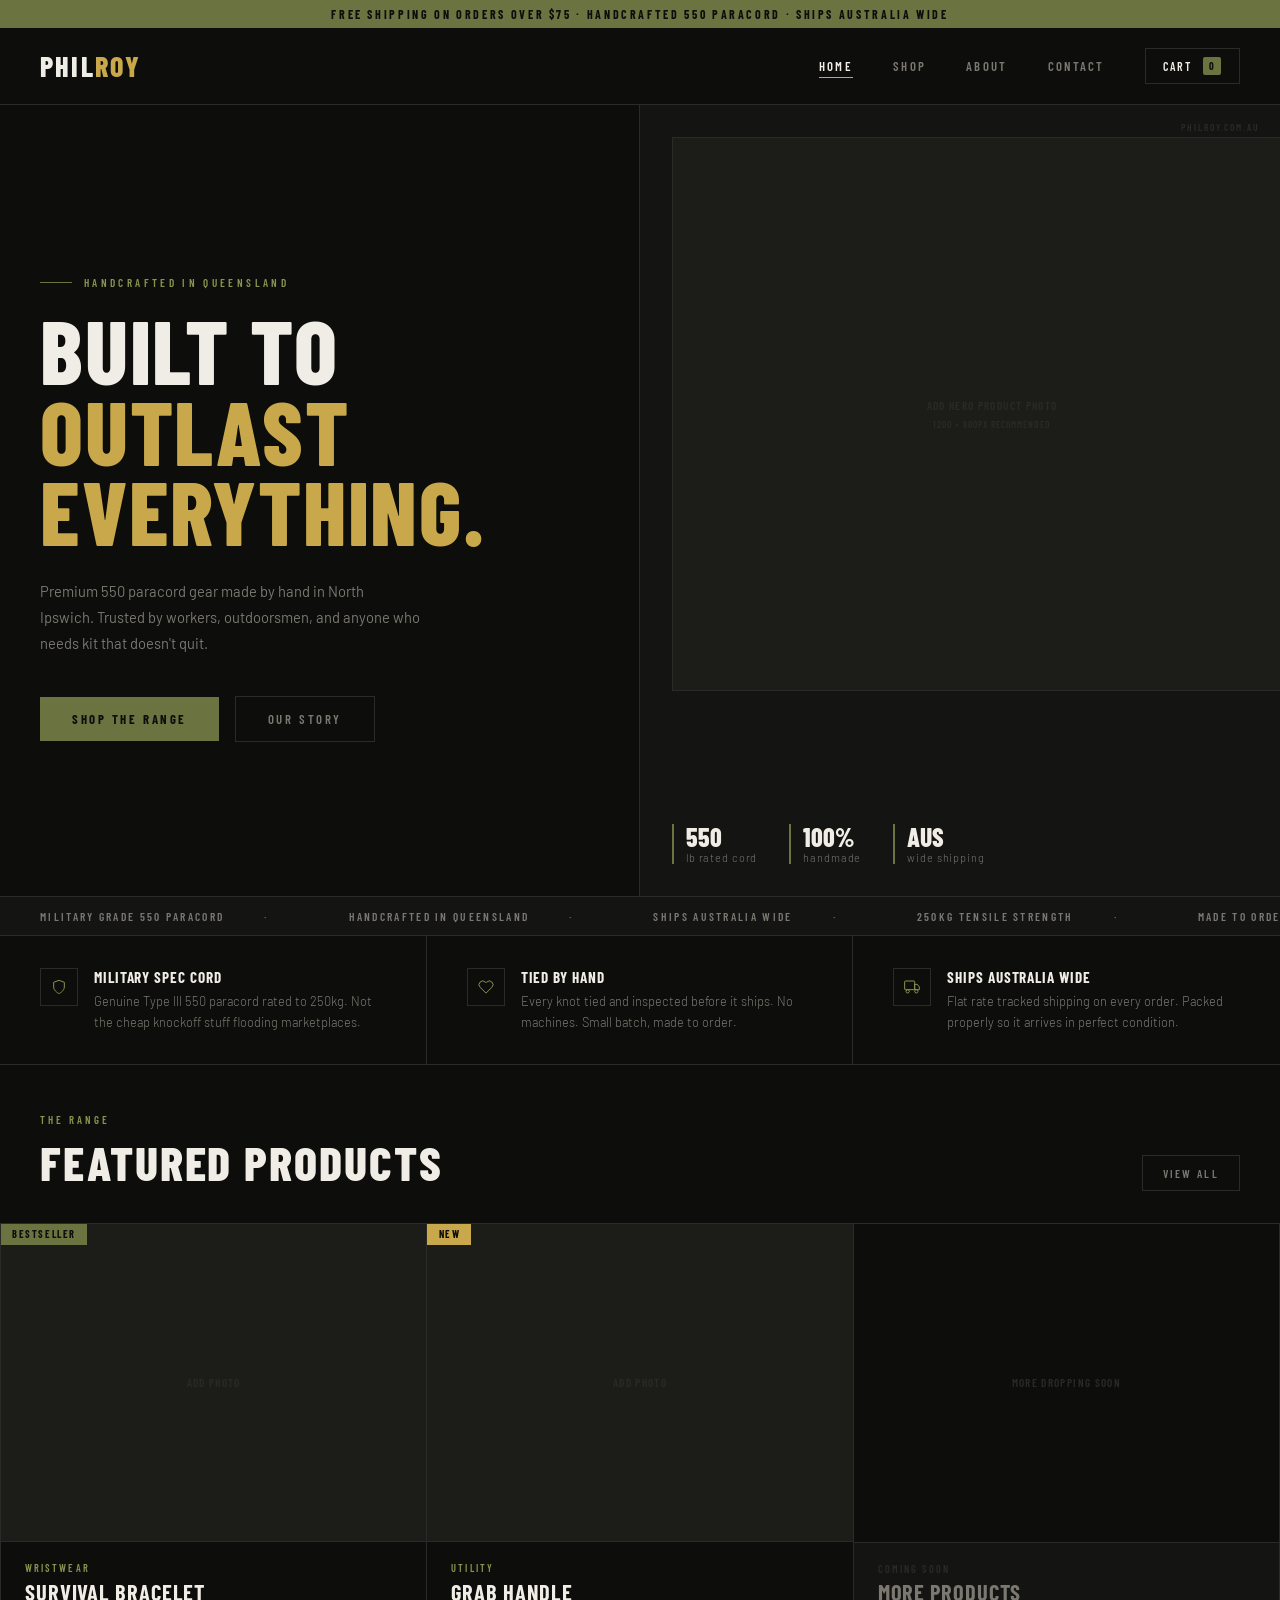
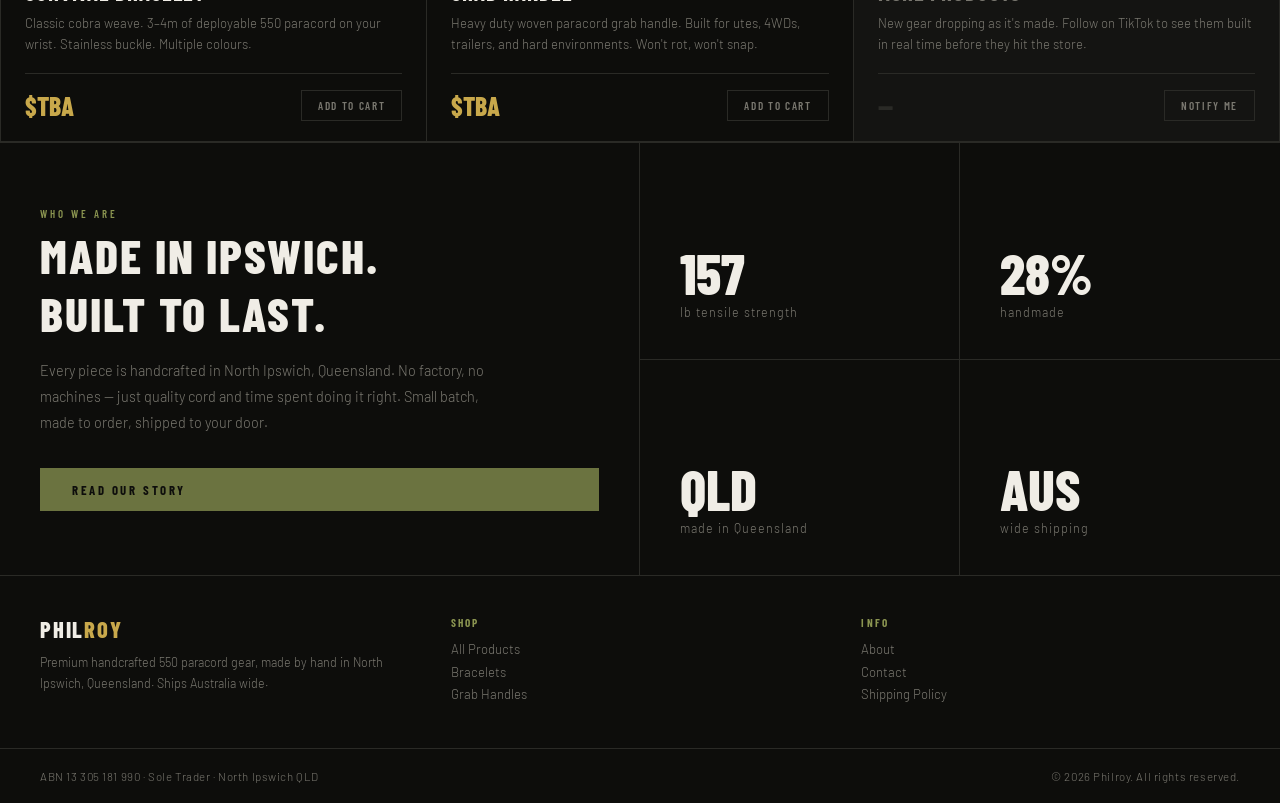
<file: index.html>
<!DOCTYPE html>
<html lang="en">
<head>
  <meta charset="UTF-8">
  <meta name="viewport" content="width=device-width, initial-scale=1.0">
  <title>Philroy — Handcrafted Paracord Gear</title>
  <meta name="description" content="Premium handcrafted 550 paracord gear made in Queensland. Built tough, ships Australia wide.">
  <link rel="icon" type="image/svg+xml" href="data:image/svg+xml,<svg xmlns='http://www.w3.org/2000/svg' viewBox='0 0 100 100'><text y='.9em' font-size='90'>🪢</text></svg>">
  <link rel="stylesheet" href="css/style.css">
  <link rel="preconnect" href="https://app.snipcart.com">
  <link rel="stylesheet" href="https://cdn.snipcart.com/themes/v3.3.3/default/snipcart.css">
  <style>
    /* ── HOME SPECIFIC ── */
    .hero {
      display: grid;
      grid-template-columns: 1fr 1fr;
      min-height: 88vh;
      border-bottom: 1px solid var(--line);
    }
    .hero-left {
      padding: 5rem 3rem 4rem 2.5rem;
      display: flex;
      flex-direction: column;
      justify-content: center;
      border-right: 1px solid var(--line);
    }
    .hero-eyebrow {
      font-family: 'Barlow Condensed', sans-serif;
      font-size: 0.7rem;
      letter-spacing: 0.3em;
      text-transform: uppercase;
      color: var(--olive2);
      font-weight: 600;
      margin-bottom: 1.25rem;
      display: flex;
      align-items: center;
      gap: 0.75rem;
      opacity: 0;
      animation: fadeUp 0.6s 0.1s forwards;
    }
    .hero-eyebrow::before {
      content: '';
      display: block;
      width: 32px; height: 1px;
      background: var(--olive);
    }
    .hero h1 {
      font-family: 'Barlow Condensed', sans-serif;
      font-size: clamp(3.8rem, 7vw, 6.5rem);
      font-weight: 800;
      line-height: 0.9;
      text-transform: uppercase;
      letter-spacing: 0.02em;
      margin-bottom: 1.75rem;
      opacity: 0;
      animation: fadeUp 0.65s 0.2s forwards;
    }
    .hero h1 em { color: var(--accent); font-style: normal; display: block; }
    .hero-sub {
      font-size: 0.92rem;
      color: var(--muted);
      line-height: 1.75;
      max-width: 380px;
      margin-bottom: 2.5rem;
      font-weight: 400;
      opacity: 0;
      animation: fadeUp 0.65s 0.3s forwards;
    }
    .hero-actions {
      display: flex;
      gap: 1rem;
      align-items: center;
      opacity: 0;
      animation: fadeUp 0.65s 0.4s forwards;
    }
    .hero-right {
      background: var(--bg2);
      display: flex;
      flex-direction: column;
      justify-content: flex-end;
      padding: 2rem;
      position: relative;
      overflow: hidden;
    }
    .hero-img-wrap {
      width: 100%; height: 70%;
      background: var(--bg3);
      border: 1px solid var(--line);
      display: flex;
      align-items: center;
      justify-content: center;
      position: absolute;
      top: 2rem; left: 2rem; right: 2rem;
      overflow: hidden;
    }
    .hero-img-wrap img { width: 100%; height: 100%; object-fit: cover; }
    .hero-ph {
      display: flex; flex-direction: column;
      align-items: center; gap: 6px;
    }
    .hero-ph span {
      font-family: 'Barlow Condensed', sans-serif;
      font-size: 0.7rem;
      letter-spacing: 0.12em;
      text-transform: uppercase;
      color: var(--line);
      font-weight: 600;
    }
    .hero-stats {
      display: flex;
      gap: 2rem;
      margin-top: auto;
      padding-top: 78%;
      opacity: 0;
      animation: fadeUp 0.65s 0.5s forwards;
    }
    .stat { border-left: 2px solid var(--olive); padding-left: 0.75rem; }
    .stat-num {
      font-family: 'Barlow Condensed', sans-serif;
      font-size: 1.6rem;
      font-weight: 800;
      color: var(--white);
      line-height: 1;
    }
    .stat-label {
      font-size: 0.68rem;
      color: var(--muted);
      letter-spacing: 0.08em;
      margin-top: 2px;
    }
    .hero-corner {
      position: absolute;
      top: 1rem; right: 1.25rem;
      font-family: 'Barlow Condensed', sans-serif;
      font-size: 0.6rem;
      letter-spacing: 0.2em;
      text-transform: uppercase;
      color: var(--line);
      font-weight: 600;
    }

    /* ── MARQUEE ── */
    .marquee-wrap {
      overflow: hidden;
      border-bottom: 1px solid var(--line);
      padding: 0.75rem 0;
      background: var(--bg2);
    }
    .marquee-track {
      display: flex;
      gap: 0;
      white-space: nowrap;
      animation: marquee 22s linear infinite;
    }
    .marquee-item {
      font-family: 'Barlow Condensed', sans-serif;
      font-size: 0.72rem;
      letter-spacing: 0.2em;
      text-transform: uppercase;
      color: var(--muted);
      font-weight: 600;
      padding: 0 2.5rem;
      display: flex;
      align-items: center;
      gap: 2.5rem;
    }
    .marquee-item::after {
      content: '·';
      color: var(--olive);
    }
    @keyframes marquee {
      from { transform: translateX(0); }
      to { transform: translateX(-50%); }
    }

    /* ── TRUST STRIP ── */
    .trust-strip {
      display: grid;
      grid-template-columns: repeat(3, 1fr);
      border-bottom: 1px solid var(--line);
    }
    .trust-item {
      padding: 2rem 2.5rem;
      border-right: 1px solid var(--line);
      display: flex;
      align-items: flex-start;
      gap: 1rem;
    }
    .trust-item:last-child { border-right: none; }
    .trust-icon {
      width: 38px; height: 38px;
      flex-shrink: 0;
      border: 1px solid var(--line);
      display: flex;
      align-items: center;
      justify-content: center;
    }
    .trust-icon svg { width: 16px; height: 16px; stroke: var(--olive2); fill: none; stroke-width: 1.5; }
    .trust-label {
      font-family: 'Barlow Condensed', sans-serif;
      font-size: 0.95rem;
      font-weight: 700;
      text-transform: uppercase;
      letter-spacing: 0.06em;
      margin-bottom: 0.3rem;
    }
    .trust-desc { font-size: 0.8rem; color: var(--muted); line-height: 1.6; }

    /* ── FEATURED PRODUCTS ── */
    .featured-header {
      padding: 3rem 2.5rem 0;
      display: flex;
      justify-content: space-between;
      align-items: flex-end;
      margin-bottom: 0;
    }
    .products-grid {
      display: grid;
      grid-template-columns: repeat(3, 1fr);
      border-left: 1px solid var(--line);
      border-top: 1px solid var(--line);
      margin-top: 2rem;
    }

    /* ── ABOUT STRIP ── */
    .about-strip {
      display: grid;
      grid-template-columns: 1fr 1fr;
      border-top: 1px solid var(--line);
      min-height: 380px;
    }
    .about-left {
      padding: 4rem 2.5rem;
      border-right: 1px solid var(--line);
      display: flex;
      flex-direction: column;
      justify-content: center;
    }
    .about-left p {
      font-size: 0.9rem;
      color: var(--muted);
      line-height: 1.8;
      margin: 1rem 0 2rem;
      max-width: 460px;
    }
    .about-right {
      display: grid;
      grid-template-columns: 1fr 1fr;
    }
    .about-stat {
      padding: 2.5rem;
      border-right: 1px solid var(--line);
      border-bottom: 1px solid var(--line);
      display: flex;
      flex-direction: column;
      justify-content: flex-end;
    }
    .about-stat:nth-child(even) { border-right: none; }
    .about-stat:nth-child(3), .about-stat:nth-child(4) { border-bottom: none; }
    .about-stat-num {
      font-family: 'Barlow Condensed', sans-serif;
      font-size: 3.5rem;
      font-weight: 800;
      color: var(--white);
      line-height: 1;
      margin-bottom: 0.25rem;
    }
    .about-stat-label {
      font-size: 0.78rem;
      color: var(--muted);
      letter-spacing: 0.08em;
    }

    @keyframes fadeUp {
      from { opacity: 0; transform: translateY(24px); }
      to { opacity: 1; transform: translateY(0); }
    }

    @media (max-width: 900px) {
      .hero { grid-template-columns: 1fr; min-height: auto; }
      .hero-left { padding: 3rem 1.25rem; }
      .hero-right { display: none; }
      .trust-strip { grid-template-columns: 1fr; }
      .trust-item { border-right: none; border-bottom: 1px solid var(--line); }
      .products-grid { grid-template-columns: 1fr; }
      .featured-header { padding: 2rem 1.25rem 0; }
      .about-strip { grid-template-columns: 1fr; }
      .about-left { padding: 2.5rem 1.25rem; }
      .about-right { border-top: 1px solid var(--line); }
    }
  </style>
</head>
<body>

<div class="topbar">Free shipping on orders over $75 · Handcrafted 550 paracord · Ships Australia wide</div>

<nav>
  <a href="index.html" class="logo">Phil<span>roy</span></a>
  <div class="nav-links">
    <a href="index.html" class="nav-link">Home</a>
    <a href="shop.html" class="nav-link">Shop</a>
    <a href="about.html" class="nav-link">About</a>
    <a href="contact.html" class="nav-link">Contact</a>
    <button class="cart-btn snipcart-checkout">
      Cart&nbsp;<span class="snipcart-items-count cart-count">0</span>
    </button>
  </div>
  <button class="hamburger" aria-label="Menu">
    <span></span><span></span><span></span>
  </button>
</nav>

<div class="mobile-menu">
  <a href="index.html" class="nav-link">Home</a>
  <a href="shop.html" class="nav-link">Shop</a>
  <a href="about.html" class="nav-link">About</a>
  <a href="contact.html" class="nav-link">Contact</a>
</div>

<!-- HERO -->
<section class="hero">
  <div class="hero-left">
    <div class="hero-eyebrow">Handcrafted in Queensland</div>
    <h1>Built to<em>Outlast Everything.</em></h1>
    <p class="hero-sub">Premium 550 paracord gear made by hand in North Ipswich. Trusted by workers, outdoorsmen, and anyone who needs kit that doesn't quit.</p>
    <div class="hero-actions">
      <a href="shop.html" class="btn-primary">Shop the Range</a>
      <a href="about.html" class="btn-outline">Our Story</a>
    </div>
  </div>
  <div class="hero-right">
    <div class="hero-corner">philroy.com.au</div>
    <div class="hero-img-wrap">
      <!-- Replace src with your product photo -->
      <div class="hero-ph">
        <span>Add hero product photo</span>
        <span style="color:var(--line);font-size:0.6rem;font-family:'Barlow Condensed',sans-serif;letter-spacing:0.1em;text-transform:uppercase;">1200 × 900px recommended</span>
      </div>
    </div>
    <div class="hero-stats">
      <div class="stat">
        <div class="stat-num" data-target="550" data-suffix="">0</div>
        <div class="stat-label">lb rated cord</div>
      </div>
      <div class="stat">
        <div class="stat-num" data-target="100" data-suffix="%">0%</div>
        <div class="stat-label">handmade</div>
      </div>
      <div class="stat">
        <div class="stat-num">AUS</div>
        <div class="stat-label">wide shipping</div>
      </div>
    </div>
  </div>
</section>

<!-- MARQUEE -->
<div class="marquee-wrap">
  <div class="marquee-track">
    <span class="marquee-item">Military Grade 550 Paracord</span>
    <span class="marquee-item">Handcrafted in Queensland</span>
    <span class="marquee-item">Ships Australia Wide</span>
    <span class="marquee-item">250kg Tensile Strength</span>
    <span class="marquee-item">Made to Order</span>
    <span class="marquee-item">Pay with Stripe or PayPal</span>
    <span class="marquee-item">Military Grade 550 Paracord</span>
    <span class="marquee-item">Handcrafted in Queensland</span>
    <span class="marquee-item">Ships Australia Wide</span>
    <span class="marquee-item">250kg Tensile Strength</span>
    <span class="marquee-item">Made to Order</span>
    <span class="marquee-item">Pay with Stripe or PayPal</span>
  </div>
</div>

<!-- TRUST -->
<section class="trust-strip">
  <div class="trust-item reveal delay-1">
    <div class="trust-icon">
      <svg viewBox="0 0 24 24"><path d="M12 22s8-4 8-10V5l-8-3-8 3v7c0 6 8 10 8 10z"/></svg>
    </div>
    <div>
      <div class="trust-label">Military spec cord</div>
      <div class="trust-desc">Genuine Type III 550 paracord rated to 250kg. Not the cheap knockoff stuff flooding marketplaces.</div>
    </div>
  </div>
  <div class="trust-item reveal delay-2">
    <div class="trust-icon">
      <svg viewBox="0 0 24 24"><path d="M20.84 4.61a5.5 5.5 0 0 0-7.78 0L12 5.67l-1.06-1.06a5.5 5.5 0 0 0-7.78 7.78l1.06 1.06L12 21.23l7.78-7.78 1.06-1.06a5.5 5.5 0 0 0 0-7.78z"/></svg>
    </div>
    <div>
      <div class="trust-label">Tied by hand</div>
      <div class="trust-desc">Every knot tied and inspected before it ships. No machines. Small batch, made to order.</div>
    </div>
  </div>
  <div class="trust-item reveal delay-3">
    <div class="trust-icon">
      <svg viewBox="0 0 24 24"><rect x="1" y="3" width="15" height="13" rx="1"/><path d="M16 8h4l3 4v4h-7V8z"/><circle cx="5.5" cy="18.5" r="2.5"/><circle cx="18.5" cy="18.5" r="2.5"/></svg>
    </div>
    <div>
      <div class="trust-label">Ships Australia wide</div>
      <div class="trust-desc">Flat rate tracked shipping on every order. Packed properly so it arrives in perfect condition.</div>
    </div>
  </div>
</section>

<!-- FEATURED PRODUCTS -->
<section>
  <div class="featured-header reveal">
    <div>
      <div class="section-tag">The Range</div>
      <div class="section-title">Featured Products</div>
    </div>
    <a href="shop.html" class="btn-outline" style="font-size:0.72rem;padding:0.6rem 1.25rem;">View All</a>
  </div>
  <div class="products-grid">

    <div class="product-card reveal delay-1">
      <div class="product-img">
        <div class="badge">Bestseller</div>
        <div class="product-img-ph"><span>Add photo</span></div>
      </div>
      <div class="product-body">
        <div class="product-cat">Wristwear</div>
        <div class="product-name">Survival Bracelet</div>
        <div class="product-desc">Classic cobra weave. 3–4m of deployable 550 paracord on your wrist. Stainless buckle. Multiple colours.</div>
        <div class="product-footer">
          <div class="product-price">$TBA</div>
          <button class="add-btn snipcart-add-item"
            data-item-id="survival-bracelet"
            data-item-price="19.00"
            data-item-url="/products.json"
            data-item-name="Survival Bracelet"
            data-item-description="Classic cobra weave. 3–4m of deployable 550 paracord. Stainless buckle."
            onclick="showToast('Added to cart!')">
            Add to Cart
          </button>
        </div>
      </div>
    </div>

    <div class="product-card reveal delay-2">
      <div class="product-img">
        <div class="badge new">New</div>
        <div class="product-img-ph"><span>Add photo</span></div>
      </div>
      <div class="product-body">
        <div class="product-cat">Utility</div>
        <div class="product-name">Grab Handle</div>
        <div class="product-desc">Heavy duty woven paracord grab handle. Built for utes, 4WDs, trailers, and hard environments. Won't rot, won't snap.</div>
        <div class="product-footer">
          <div class="product-price">$TBA</div>
          <button class="add-btn snipcart-add-item"
            data-item-id="grab-handle"
            data-item-price="29.00"
            data-item-url="/products.json"
            data-item-name="Grab Handle"
            data-item-description="Heavy duty woven paracord grab handle."
            onclick="showToast('Added to cart!')">
            Add to Cart
          </button>
        </div>
      </div>
    </div>

    <div class="product-card" style="cursor:default;background:var(--bg2)">
      <div class="product-img" style="background:var(--bg)">
        <div class="product-img-ph"><span style="color:var(--line)">More dropping soon</span></div>
      </div>
      <div class="product-body">
        <div class="product-cat" style="color:var(--line)">Coming soon</div>
        <div class="product-name" style="color:var(--muted)">More Products</div>
        <div class="product-desc">New gear dropping as it's made. Follow on TikTok to see them built in real time before they hit the store.</div>
        <div class="product-footer">
          <div class="product-price" style="color:var(--line)">—</div>
          <a href="contact.html" class="add-btn">Notify Me</a>
        </div>
      </div>
    </div>

  </div>
</section>

<!-- ABOUT STRIP -->
<section class="about-strip">
  <div class="about-left reveal-left">
    <div class="section-tag">Who We Are</div>
    <div class="section-title">Made in Ipswich.<br>Built to Last.</div>
    <p>Every piece is handcrafted in North Ipswich, Queensland. No factory, no machines — just quality cord and time spent doing it right. Small batch, made to order, shipped to your door.</p>
    <a href="about.html" class="btn-primary">Read Our Story</a>
  </div>
  <div class="about-right">
    <div class="about-stat reveal delay-1">
      <div class="about-stat-num" data-target="550" data-suffix="">0</div>
      <div class="about-stat-label">lb tensile strength</div>
    </div>
    <div class="about-stat reveal delay-2">
      <div class="about-stat-num" data-target="100" data-suffix="%">0%</div>
      <div class="about-stat-label">handmade</div>
    </div>
    <div class="about-stat reveal delay-3">
      <div class="about-stat-num">QLD</div>
      <div class="about-stat-label">made in Queensland</div>
    </div>
    <div class="about-stat reveal delay-4">
      <div class="about-stat-num">AUS</div>
      <div class="about-stat-label">wide shipping</div>
    </div>
  </div>
</section>

<!-- FOOTER -->
<footer class="site-footer">
  <div class="footer-brand">
    <div class="logo">Phil<span>roy</span></div>
    <p>Premium handcrafted 550 paracord gear, made by hand in North Ipswich, Queensland. Ships Australia wide.</p>
  </div>
  <div class="footer-col">
    <h4>Shop</h4>
    <a href="shop.html">All Products</a>
    <a href="shop.html#bracelets">Bracelets</a>
    <a href="shop.html#handles">Grab Handles</a>
  </div>
  <div class="footer-col">
    <h4>Info</h4>
    <a href="about.html">About</a>
    <a href="contact.html">Contact</a>
    <a href="contact.html">Shipping Policy</a>
  </div>
</footer>
<div class="footer-bottom">
  <span>ABN 13 305 181 990 · Sole Trader · North Ipswich QLD</span>
  <span>© 2026 Philroy. All rights reserved.</span>
</div>

<div class="toast"></div>

<div id="snipcart" data-api-key="YOUR_SNIPCART_PUBLIC_KEY" hidden></div>
<script async src="https://cdn.snipcart.com/themes/v3.3.3/default/snipcart.js"></script>
<script src="js/main.js"></script>
</body>
</html>
</file>
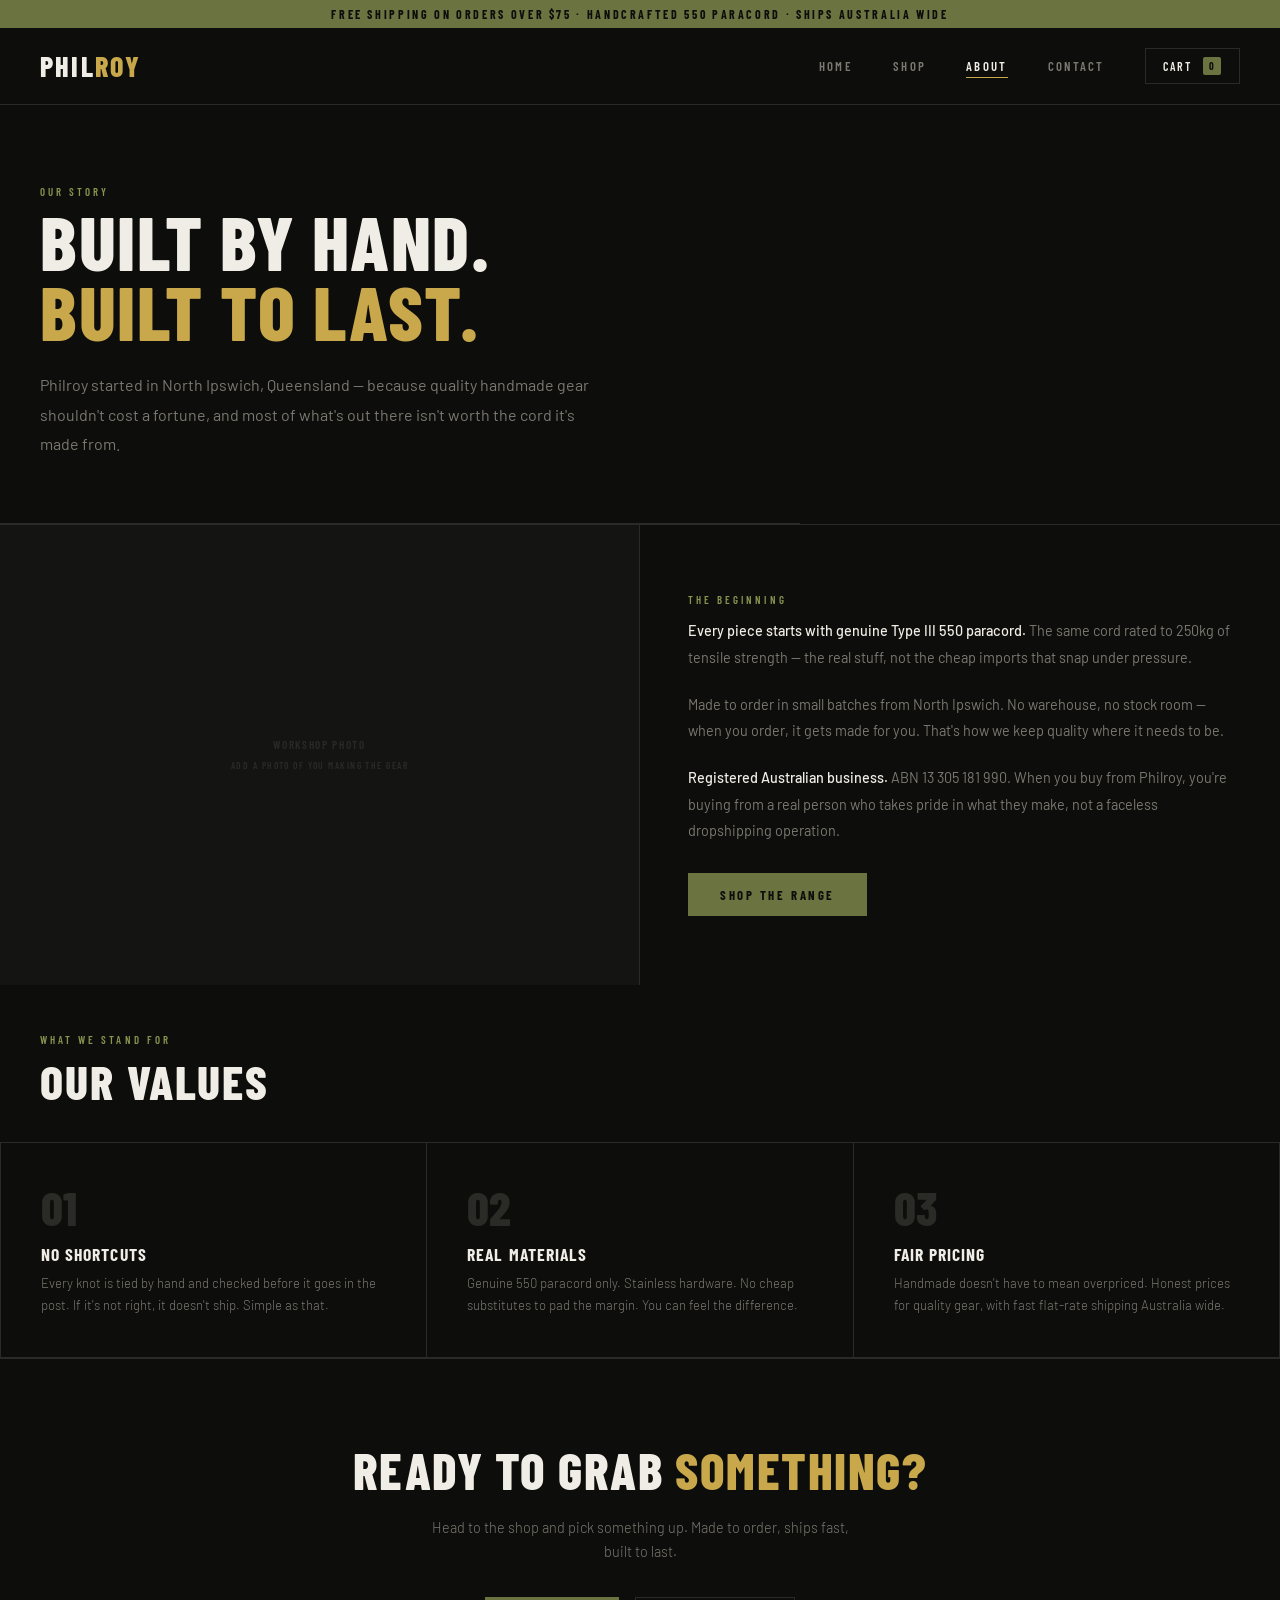
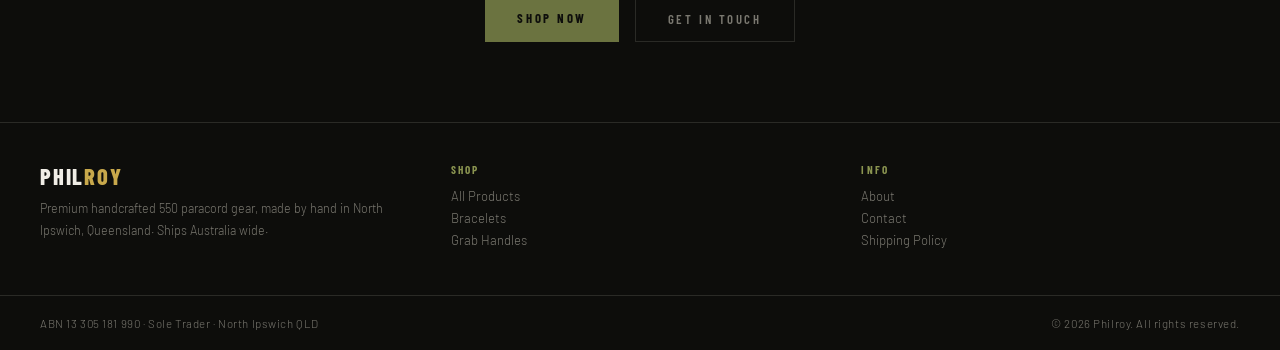
<file: about.html>
<!DOCTYPE html>
<html lang="en">
<head>
  <meta charset="UTF-8">
  <meta name="viewport" content="width=device-width, initial-scale=1.0">
  <title>About — Philroy Paracord</title>
  <meta name="description" content="Handcrafted paracord gear made in North Ipswich, Queensland. The story behind Philroy.">
  <link rel="stylesheet" href="css/style.css">
  <link rel="preconnect" href="https://app.snipcart.com">
  <link rel="stylesheet" href="https://cdn.snipcart.com/themes/v3.3.3/default/snipcart.css">
  <style>
    .page-hero {
      padding: 5rem 2.5rem 4rem;
      border-bottom: 1px solid var(--line);
      max-width: 800px;
    }
    .page-hero h1 {
      font-family: 'Barlow Condensed', sans-serif;
      font-size: clamp(3rem, 6vw, 5.5rem);
      font-weight: 800;
      text-transform: uppercase;
      letter-spacing: 0.02em;
      line-height: 0.92;
      margin-bottom: 1.5rem;
    }
    .page-hero h1 em { color: var(--accent); font-style: normal; display: block; }
    .page-hero p {
      font-size: 1rem;
      color: var(--muted);
      line-height: 1.85;
      max-width: 560px;
      font-weight: 400;
    }

    .story-grid {
      display: grid;
      grid-template-columns: 1fr 1fr;
      border-top: 1px solid var(--line);
    }
    .story-img {
      background: var(--bg2);
      min-height: 460px;
      border-right: 1px solid var(--line);
      display: flex;
      align-items: center;
      justify-content: center;
      flex-direction: column;
      gap: 8px;
    }
    .story-img span {
      font-family: 'Barlow Condensed', sans-serif;
      font-size: 0.7rem;
      letter-spacing: 0.15em;
      text-transform: uppercase;
      color: var(--line);
      font-weight: 600;
    }
    .story-content {
      padding: 4rem 3rem;
      display: flex;
      flex-direction: column;
      justify-content: center;
    }
    .story-content p {
      font-size: 0.9rem;
      color: var(--muted);
      line-height: 1.85;
      margin-bottom: 1.25rem;
      font-weight: 400;
    }
    .story-content p strong {
      color: var(--white);
      font-weight: 500;
    }

    .values-grid {
      display: grid;
      grid-template-columns: repeat(3, 1fr);
      border-top: 1px solid var(--line);
      border-left: 1px solid var(--line);
    }
    .value-item {
      padding: 2.5rem;
      border-right: 1px solid var(--line);
      border-bottom: 1px solid var(--line);
    }
    .value-num {
      font-family: 'Barlow Condensed', sans-serif;
      font-size: 3rem;
      font-weight: 800;
      color: var(--line);
      line-height: 1;
      margin-bottom: 0.75rem;
    }
    .value-title {
      font-family: 'Barlow Condensed', sans-serif;
      font-size: 1.1rem;
      font-weight: 700;
      text-transform: uppercase;
      letter-spacing: 0.06em;
      margin-bottom: 0.5rem;
    }
    .value-desc {
      font-size: 0.82rem;
      color: var(--muted);
      line-height: 1.65;
    }

    .cta-strip {
      padding: 5rem 2.5rem;
      text-align: center;
      border-top: 1px solid var(--line);
    }
    .cta-strip h2 {
      font-family: 'Barlow Condensed', sans-serif;
      font-size: clamp(2rem, 4vw, 3.5rem);
      font-weight: 800;
      text-transform: uppercase;
      letter-spacing: 0.03em;
      margin-bottom: 1rem;
    }
    .cta-strip h2 em { color: var(--accent); font-style: normal; }
    .cta-strip p {
      font-size: 0.9rem;
      color: var(--muted);
      margin-bottom: 2rem;
      max-width: 440px;
      margin-left: auto;
      margin-right: auto;
      line-height: 1.7;
    }
    .cta-actions { display: flex; gap: 1rem; justify-content: center; }

    @media (max-width: 900px) {
      .page-hero { padding: 3rem 1.25rem; }
      .story-grid { grid-template-columns: 1fr; }
      .story-img { min-height: 220px; border-right: none; border-bottom: 1px solid var(--line); }
      .story-content { padding: 2.5rem 1.25rem; }
      .values-grid { grid-template-columns: 1fr; }
      .cta-strip { padding: 3rem 1.25rem; }
      .cta-actions { flex-direction: column; align-items: center; }
    }
  </style>
</head>
<body>

<div class="topbar">Free shipping on orders over $75 · Handcrafted 550 paracord · Ships Australia wide</div>

<nav>
  <a href="index.html" class="logo">Phil<span>roy</span></a>
  <div class="nav-links">
    <a href="index.html" class="nav-link">Home</a>
    <a href="shop.html" class="nav-link">Shop</a>
    <a href="about.html" class="nav-link active">About</a>
    <a href="contact.html" class="nav-link">Contact</a>
    <button class="cart-btn snipcart-checkout">
      Cart&nbsp;<span class="snipcart-items-count cart-count">0</span>
    </button>
  </div>
  <button class="hamburger" aria-label="Menu">
    <span></span><span></span><span></span>
  </button>
</nav>
<div class="mobile-menu">
  <a href="index.html" class="nav-link">Home</a>
  <a href="shop.html" class="nav-link">Shop</a>
  <a href="about.html" class="nav-link">About</a>
  <a href="contact.html" class="nav-link">Contact</a>
</div>

<div class="page-hero">
  <div class="section-tag reveal">Our Story</div>
  <h1 class="reveal delay-1">Built by Hand.<em>Built to Last.</em></h1>
  <p class="reveal delay-2">Philroy started in North Ipswich, Queensland — because quality handmade gear shouldn't cost a fortune, and most of what's out there isn't worth the cord it's made from.</p>
</div>

<section class="story-grid">
  <div class="story-img reveal-left">
    <span>Workshop photo</span>
    <span style="color:var(--line);font-size:0.6rem">Add a photo of you making the gear</span>
  </div>
  <div class="story-content reveal-right">
    <div class="section-tag" style="margin-bottom:0.75rem">The Beginning</div>
    <p><strong>Every piece starts with genuine Type III 550 paracord.</strong> The same cord rated to 250kg of tensile strength — the real stuff, not the cheap imports that snap under pressure.</p>
    <p>Made to order in small batches from North Ipswich. No warehouse, no stock room — when you order, it gets made for you. That's how we keep quality where it needs to be.</p>
    <p><strong>Registered Australian business.</strong> ABN 13 305 181 990. When you buy from Philroy, you're buying from a real person who takes pride in what they make, not a faceless dropshipping operation.</p>
    <a href="shop.html" class="btn-primary" style="align-self:flex-start;margin-top:0.5rem">Shop the Range</a>
  </div>
</section>

<section>
  <div style="padding:3rem 2.5rem 0;" class="reveal">
    <div class="section-tag">What We Stand For</div>
    <div class="section-title">Our Values</div>
  </div>
  <div class="values-grid" style="margin-top:2rem">
    <div class="value-item reveal delay-1">
      <div class="value-num">01</div>
      <div class="value-title">No shortcuts</div>
      <div class="value-desc">Every knot is tied by hand and checked before it goes in the post. If it's not right, it doesn't ship. Simple as that.</div>
    </div>
    <div class="value-item reveal delay-2">
      <div class="value-num">02</div>
      <div class="value-title">Real materials</div>
      <div class="value-desc">Genuine 550 paracord only. Stainless hardware. No cheap substitutes to pad the margin. You can feel the difference.</div>
    </div>
    <div class="value-item reveal delay-3">
      <div class="value-num">03</div>
      <div class="value-title">Fair pricing</div>
      <div class="value-desc">Handmade doesn't have to mean overpriced. Honest prices for quality gear, with fast flat-rate shipping Australia wide.</div>
    </div>
  </div>
</section>

<section class="cta-strip reveal">
  <h2>Ready to grab <em>something?</em></h2>
  <p>Head to the shop and pick something up. Made to order, ships fast, built to last.</p>
  <div class="cta-actions">
    <a href="shop.html" class="btn-primary">Shop Now</a>
    <a href="contact.html" class="btn-outline">Get in Touch</a>
  </div>
</section>

<footer class="site-footer">
  <div class="footer-brand">
    <div class="logo">Phil<span>roy</span></div>
    <p>Premium handcrafted 550 paracord gear, made by hand in North Ipswich, Queensland. Ships Australia wide.</p>
  </div>
  <div class="footer-col">
    <h4>Shop</h4>
    <a href="shop.html">All Products</a>
    <a href="shop.html#bracelets">Bracelets</a>
    <a href="shop.html#handles">Grab Handles</a>
  </div>
  <div class="footer-col">
    <h4>Info</h4>
    <a href="about.html">About</a>
    <a href="contact.html">Contact</a>
    <a href="contact.html">Shipping Policy</a>
  </div>
</footer>
<div class="footer-bottom">
  <span>ABN 13 305 181 990 · Sole Trader · North Ipswich QLD</span>
  <span>© 2026 Philroy. All rights reserved.</span>
</div>

<div id="snipcart" data-api-key="YOUR_SNIPCART_PUBLIC_KEY" hidden></div>
<script async src="https://cdn.snipcart.com/themes/v3.3.3/default/snipcart.js"></script>
<script src="js/main.js"></script>
</body>
</html>
</file>
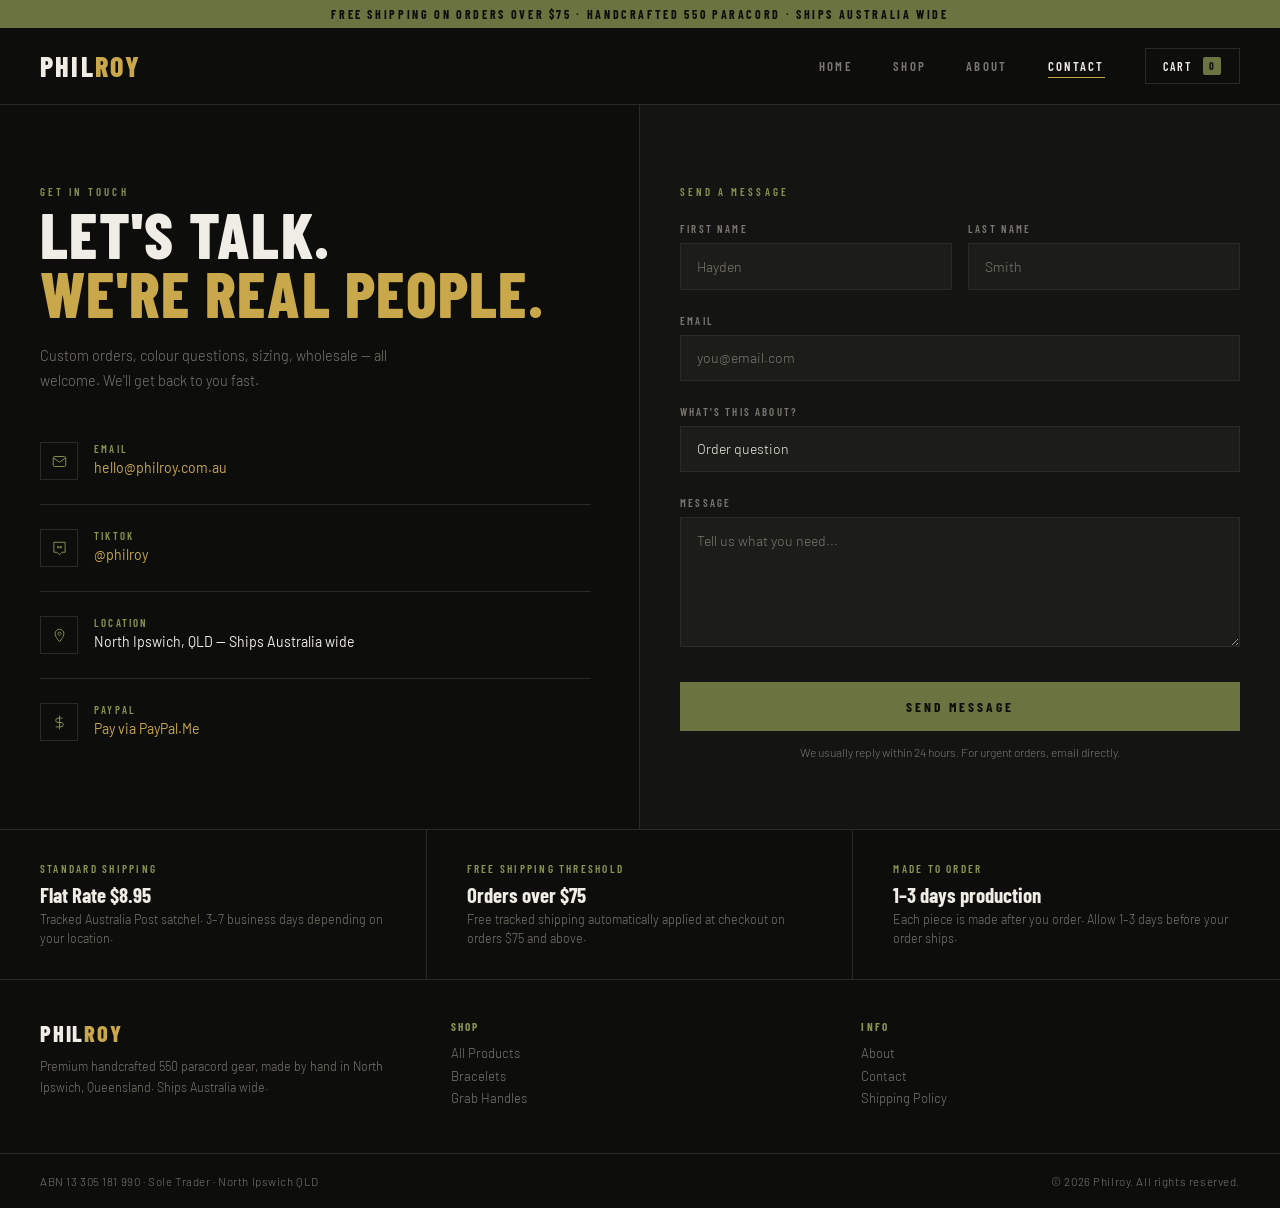
<file: contact.html>
<!DOCTYPE html>
<html lang="en">
<head>
  <meta charset="UTF-8">
  <meta name="viewport" content="width=device-width, initial-scale=1.0">
  <title>Contact — Philroy Paracord</title>
  <meta name="description" content="Get in touch with Philroy. Custom orders, questions, and shipping enquiries welcome.">
  <link rel="stylesheet" href="css/style.css">
  <link rel="preconnect" href="https://app.snipcart.com">
  <link rel="stylesheet" href="https://cdn.snipcart.com/themes/v3.3.3/default/snipcart.css">
  <style>
    .contact-layout {
      display: grid;
      grid-template-columns: 1fr 1fr;
      min-height: 80vh;
    }
    .contact-left {
      padding: 5rem 3rem 4rem 2.5rem;
      border-right: 1px solid var(--line);
    }
    .contact-left h1 {
      font-family: 'Barlow Condensed', sans-serif;
      font-size: clamp(2.8rem, 5vw, 4.5rem);
      font-weight: 800;
      text-transform: uppercase;
      letter-spacing: 0.02em;
      line-height: 0.92;
      margin-bottom: 1.25rem;
    }
    .contact-left h1 em { color: var(--accent); font-style: normal; display: block; }
    .contact-left > p {
      font-size: 0.9rem;
      color: var(--muted);
      line-height: 1.8;
      margin-bottom: 3rem;
      max-width: 400px;
    }
    .contact-details { display: flex; flex-direction: column; gap: 1.5rem; }
    .contact-detail {
      display: flex;
      align-items: flex-start;
      gap: 1rem;
      padding-bottom: 1.5rem;
      border-bottom: 1px solid var(--line);
    }
    .contact-detail:last-child { border-bottom: none; }
    .detail-icon {
      width: 38px; height: 38px;
      flex-shrink: 0;
      border: 1px solid var(--line);
      display: flex;
      align-items: center;
      justify-content: center;
    }
    .detail-icon svg { width: 15px; height: 15px; stroke: var(--olive2); fill: none; stroke-width: 1.5; }
    .detail-label {
      font-family: 'Barlow Condensed', sans-serif;
      font-size: 0.68rem;
      letter-spacing: 0.2em;
      text-transform: uppercase;
      color: var(--olive2);
      font-weight: 600;
      margin-bottom: 0.2rem;
    }
    .detail-value {
      font-size: 0.88rem;
      color: var(--white);
      font-weight: 400;
    }
    .detail-value a { color: var(--accent); transition: color 0.15s; }
    .detail-value a:hover { color: var(--white); }

    .contact-right {
      padding: 5rem 2.5rem 4rem;
      background: var(--bg2);
    }
    .form-group { margin-bottom: 1.5rem; }
    .form-label {
      display: block;
      font-family: 'Barlow Condensed', sans-serif;
      font-size: 0.68rem;
      letter-spacing: 0.2em;
      text-transform: uppercase;
      color: var(--muted);
      font-weight: 600;
      margin-bottom: 0.5rem;
    }
    .form-input, .form-select, .form-textarea {
      width: 100%;
      background: var(--bg3);
      border: 1px solid var(--line);
      color: var(--white);
      font-family: 'Barlow', sans-serif;
      font-size: 0.88rem;
      font-weight: 300;
      padding: 0.85rem 1rem;
      outline: none;
      transition: border-color 0.15s;
      -webkit-appearance: none;
    }
    .form-input:focus, .form-select:focus, .form-textarea:focus {
      border-color: var(--olive2);
    }
    .form-input::placeholder, .form-textarea::placeholder { color: var(--muted); }
    .form-textarea { resize: vertical; min-height: 130px; }
    .form-select { cursor: pointer; }
    .form-select option { background: var(--bg3); }

    .form-row { display: grid; grid-template-columns: 1fr 1fr; gap: 1rem; }

    .submit-btn {
      width: 100%;
      background: var(--olive);
      color: var(--bg);
      border: none;
      cursor: pointer;
      padding: 1rem;
      font-family: 'Barlow Condensed', sans-serif;
      font-size: 0.85rem;
      letter-spacing: 0.22em;
      text-transform: uppercase;
      font-weight: 700;
      transition: background 0.15s, transform 0.1s;
      margin-top: 0.5rem;
    }
    .submit-btn:hover { background: var(--olive2); }
    .submit-btn:active { transform: scale(0.99); }

    .form-note {
      font-size: 0.75rem;
      color: var(--muted);
      margin-top: 0.75rem;
      line-height: 1.6;
      text-align: center;
    }

    .success-msg {
      display: none;
      background: var(--bg3);
      border: 1px solid var(--olive);
      padding: 1.5rem;
      text-align: center;
      margin-top: 1rem;
    }
    .success-msg p {
      font-family: 'Barlow Condensed', sans-serif;
      font-size: 1rem;
      font-weight: 700;
      text-transform: uppercase;
      letter-spacing: 0.1em;
      color: var(--olive2);
    }

    .shipping-strip {
      border-top: 1px solid var(--line);
      display: grid;
      grid-template-columns: repeat(3, 1fr);
    }
    .shipping-item {
      padding: 2rem 2.5rem;
      border-right: 1px solid var(--line);
    }
    .shipping-item:last-child { border-right: none; }
    .shipping-label {
      font-family: 'Barlow Condensed', sans-serif;
      font-size: 0.7rem;
      letter-spacing: 0.2em;
      text-transform: uppercase;
      color: var(--olive2);
      font-weight: 600;
      margin-bottom: 0.4rem;
    }
    .shipping-value {
      font-family: 'Barlow Condensed', sans-serif;
      font-size: 1.3rem;
      font-weight: 700;
      color: var(--white);
      margin-bottom: 0.2rem;
    }
    .shipping-desc { font-size: 0.78rem; color: var(--muted); line-height: 1.5; }

    @media (max-width: 900px) {
      .contact-layout { grid-template-columns: 1fr; }
      .contact-left { padding: 3rem 1.25rem; border-right: none; border-bottom: 1px solid var(--line); }
      .contact-right { padding: 2.5rem 1.25rem; }
      .form-row { grid-template-columns: 1fr; }
      .shipping-strip { grid-template-columns: 1fr; }
      .shipping-item { border-right: none; border-bottom: 1px solid var(--line); }
    }
  </style>
</head>
<body>

<div class="topbar">Free shipping on orders over $75 · Handcrafted 550 paracord · Ships Australia wide</div>

<nav>
  <a href="index.html" class="logo">Phil<span>roy</span></a>
  <div class="nav-links">
    <a href="index.html" class="nav-link">Home</a>
    <a href="shop.html" class="nav-link">Shop</a>
    <a href="about.html" class="nav-link">About</a>
    <a href="contact.html" class="nav-link active">Contact</a>
    <button class="cart-btn snipcart-checkout">
      Cart&nbsp;<span class="snipcart-items-count cart-count">0</span>
    </button>
  </div>
  <button class="hamburger" aria-label="Menu">
    <span></span><span></span><span></span>
  </button>
</nav>
<div class="mobile-menu">
  <a href="index.html" class="nav-link">Home</a>
  <a href="shop.html" class="nav-link">Shop</a>
  <a href="about.html" class="nav-link">About</a>
  <a href="contact.html" class="nav-link">Contact</a>
</div>

<div class="contact-layout">
  <div class="contact-left">
    <div class="section-tag reveal">Get in Touch</div>
    <h1 class="reveal delay-1">Let's Talk.<em>We're Real People.</em></h1>
    <p class="reveal delay-2">Custom orders, colour questions, sizing, wholesale — all welcome. We'll get back to you fast.</p>

    <div class="contact-details">
      <div class="contact-detail reveal delay-2">
        <div class="detail-icon">
          <svg viewBox="0 0 24 24"><path d="M4 4h16c1.1 0 2 .9 2 2v12c0 1.1-.9 2-2 2H4c-1.1 0-2-.9-2-2V6c0-1.1.9-2 2-2z"/><polyline points="22,6 12,13 2,6"/></svg>
        </div>
        <div>
          <div class="detail-label">Email</div>
          <!-- Replace with your actual email -->
          <div class="detail-value"><a href="mailto:hello@philroy.com.au">hello@philroy.com.au</a></div>
        </div>
      </div>
      <div class="contact-detail reveal delay-3">
        <div class="detail-icon">
          <svg viewBox="0 0 24 24"><path d="M21 2H3v16h5l4 4 4-4h5V2zM11 11H9V9h2v2zm4 0h-2V9h2v2z"/></svg>
        </div>
        <div>
          <div class="detail-label">TikTok</div>
          <!-- Replace with your TikTok handle -->
          <div class="detail-value"><a href="https://tiktok.com/@philroy" target="_blank" rel="noopener">@philroy</a></div>
        </div>
      </div>
      <div class="contact-detail reveal delay-4">
        <div class="detail-icon">
          <svg viewBox="0 0 24 24"><path d="M12 2C8.13 2 5 5.13 5 9c0 5.25 7 13 7 13s7-7.75 7-13c0-3.87-3.13-7-7-7zm0 9.5c-1.38 0-2.5-1.12-2.5-2.5s1.12-2.5 2.5-2.5 2.5 1.12 2.5 2.5-1.12 2.5-2.5 2.5z"/></svg>
        </div>
        <div>
          <div class="detail-label">Location</div>
          <div class="detail-value">North Ipswich, QLD — Ships Australia wide</div>
        </div>
      </div>
      <div class="contact-detail reveal delay-5">
        <div class="detail-icon">
          <svg viewBox="0 0 24 24"><path d="M12 1v22M17 5H9.5a3.5 3.5 0 0 0 0 7h5a3.5 3.5 0 0 1 0 7H6"/></svg>
        </div>
        <div>
          <div class="detail-label">PayPal</div>
          <!-- Replace with your PayPal.Me link -->
          <div class="detail-value"><a href="https://paypal.me/YOUR_PAYPAL_ME_LINK" target="_blank" rel="noopener">Pay via PayPal.Me</a></div>
        </div>
      </div>
    </div>
  </div>

  <div class="contact-right reveal-right">
    <div class="section-tag" style="margin-bottom:1.5rem">Send a Message</div>
    <!-- Using Formspree — replace YOUR_FORM_ID with your Formspree form ID (free at formspree.io) -->
    <form id="contact-form" action="https://formspree.io/f/YOUR_FORM_ID" method="POST">
      <div class="form-row">
        <div class="form-group">
          <label class="form-label" for="fname">First Name</label>
          <input class="form-input" type="text" id="fname" name="first_name" placeholder="Hayden" required>
        </div>
        <div class="form-group">
          <label class="form-label" for="lname">Last Name</label>
          <input class="form-input" type="text" id="lname" name="last_name" placeholder="Smith" required>
        </div>
      </div>
      <div class="form-group">
        <label class="form-label" for="email">Email</label>
        <input class="form-input" type="email" id="email" name="email" placeholder="you@email.com" required>
      </div>
      <div class="form-group">
        <label class="form-label" for="subject">What's this about?</label>
        <select class="form-select" id="subject" name="subject">
          <option value="order">Order question</option>
          <option value="custom">Custom order request</option>
          <option value="shipping">Shipping enquiry</option>
          <option value="wholesale">Wholesale / bulk order</option>
          <option value="other">Something else</option>
        </select>
      </div>
      <div class="form-group">
        <label class="form-label" for="message">Message</label>
        <textarea class="form-textarea" id="message" name="message" placeholder="Tell us what you need..." required></textarea>
      </div>
      <button type="submit" class="submit-btn">Send Message</button>
      <p class="form-note">We usually reply within 24 hours. For urgent orders, email directly.</p>
    </form>
    <div class="success-msg" id="success-msg">
      <p>Message sent — we'll be in touch soon.</p>
    </div>
  </div>
</div>

<!-- SHIPPING INFO -->
<section class="shipping-strip">
  <div class="shipping-item reveal delay-1">
    <div class="shipping-label">Standard shipping</div>
    <div class="shipping-value">Flat Rate $8.95</div>
    <div class="shipping-desc">Tracked Australia Post satchel. 3–7 business days depending on your location.</div>
  </div>
  <div class="shipping-item reveal delay-2">
    <div class="shipping-label">Free shipping threshold</div>
    <div class="shipping-value">Orders over $75</div>
    <div class="shipping-desc">Free tracked shipping automatically applied at checkout on orders $75 and above.</div>
  </div>
  <div class="shipping-item reveal delay-3">
    <div class="shipping-label">Made to order</div>
    <div class="shipping-value">1–3 days production</div>
    <div class="shipping-desc">Each piece is made after you order. Allow 1–3 days before your order ships.</div>
  </div>
</section>

<footer class="site-footer">
  <div class="footer-brand">
    <div class="logo">Phil<span>roy</span></div>
    <p>Premium handcrafted 550 paracord gear, made by hand in North Ipswich, Queensland. Ships Australia wide.</p>
  </div>
  <div class="footer-col">
    <h4>Shop</h4>
    <a href="shop.html">All Products</a>
    <a href="shop.html#bracelets">Bracelets</a>
    <a href="shop.html#handles">Grab Handles</a>
  </div>
  <div class="footer-col">
    <h4>Info</h4>
    <a href="about.html">About</a>
    <a href="contact.html">Contact</a>
    <a href="contact.html">Shipping Policy</a>
  </div>
</footer>
<div class="footer-bottom">
  <span>ABN 13 305 181 990 · Sole Trader · North Ipswich QLD</span>
  <span>© 2026 Philroy. All rights reserved.</span>
</div>

<div id="snipcart" data-api-key="YOUR_SNIPCART_PUBLIC_KEY" hidden></div>
<script async src="https://cdn.snipcart.com/themes/v3.3.3/default/snipcart.js"></script>
<script src="js/main.js"></script>
<script>
const form = document.getElementById('contact-form');
const successMsg = document.getElementById('success-msg');
if (form) {
  form.addEventListener('submit', async (e) => {
    e.preventDefault();
    const btn = form.querySelector('.submit-btn');
    btn.textContent = 'Sending...';
    btn.disabled = true;
    try {
      const res = await fetch(form.action, {
        method: 'POST',
        body: new FormData(form),
        headers: { 'Accept': 'application/json' }
      });
      if (res.ok) {
        form.style.display = 'none';
        successMsg.style.display = 'block';
      } else {
        btn.textContent = 'Send Message';
        btn.disabled = false;
        showToast('Something went wrong — try emailing directly.');
      }
    } catch {
      btn.textContent = 'Send Message';
      btn.disabled = false;
      showToast('Connection error — try emailing directly.');
    }
  });
}
</script>
</body>
</html>
</file>
<file: css/style.css>
@import url('https://fonts.googleapis.com/css2?family=Barlow+Condensed:wght@400;600;700;800&family=Barlow:wght@300;400;500&display=swap');

*, *::before, *::after { margin: 0; padding: 0; box-sizing: border-box; }

:root {
  --bg:     #0D0D0B;
  --bg2:    #141412;
  --bg3:    #1C1C19;
  --line:   #2A2A26;
  --olive:  #6B7340;
  --olive2: #8A9450;
  --white:  #F0EDE6;
  --muted:  #7A7870;
  --accent: #C8A84B;
  --danger: #C0392B;
}

html { scroll-behavior: smooth; }

body {
  background: var(--bg);
  color: var(--white);
  font-family: 'Barlow', sans-serif;
  font-weight: 300;
  overflow-x: hidden;
}

a { text-decoration: none; color: inherit; }
img { max-width: 100%; display: block; }

/* ── TOPBAR ── */
.topbar {
  background: var(--olive);
  text-align: center;
  padding: 0.45rem 1rem;
  font-family: 'Barlow Condensed', sans-serif;
  font-size: 0.75rem;
  letter-spacing: 0.22em;
  color: var(--bg);
  font-weight: 700;
  text-transform: uppercase;
}

/* ── NAV ── */
nav {
  display: flex;
  justify-content: space-between;
  align-items: center;
  padding: 1.25rem 2.5rem;
  border-bottom: 1px solid var(--line);
  background: var(--bg);
  position: sticky;
  top: 0;
  z-index: 200;
  transition: background 0.3s;
}
nav.scrolled { background: rgba(13,13,11,0.97); backdrop-filter: blur(8px); }

.logo {
  font-family: 'Barlow Condensed', sans-serif;
  font-size: 1.75rem;
  font-weight: 800;
  letter-spacing: 0.08em;
  text-transform: uppercase;
}
.logo span { color: var(--accent); }

.nav-links { display: flex; gap: 2.5rem; align-items: center; }

.nav-link {
  font-family: 'Barlow Condensed', sans-serif;
  font-size: 0.8rem;
  letter-spacing: 0.18em;
  text-transform: uppercase;
  color: var(--muted);
  font-weight: 600;
  transition: color 0.15s;
  position: relative;
}
.nav-link::after {
  content: '';
  position: absolute;
  bottom: -4px; left: 0;
  width: 0; height: 1px;
  background: var(--accent);
  transition: width 0.2s;
}
.nav-link:hover { color: var(--white); }
.nav-link:hover::after, .nav-link.active::after { width: 100%; }
.nav-link.active { color: var(--white); }

.cart-btn {
  background: none;
  border: 1px solid var(--line);
  color: var(--white);
  cursor: pointer;
  font-family: 'Barlow Condensed', sans-serif;
  font-size: 0.75rem;
  letter-spacing: 0.15em;
  text-transform: uppercase;
  font-weight: 600;
  padding: 0.5rem 1.1rem;
  display: flex;
  align-items: center;
  gap: 8px;
  transition: border-color 0.15s, color 0.15s;
}
.cart-btn:hover { border-color: var(--accent); color: var(--accent); }

.cart-count {
  background: var(--olive);
  color: var(--bg);
  width: 18px; height: 18px;
  border-radius: 2px;
  font-size: 0.65rem;
  display: flex;
  align-items: center;
  justify-content: center;
  font-weight: 700;
}

.hamburger {
  display: none;
  flex-direction: column;
  gap: 5px;
  cursor: pointer;
  background: none;
  border: none;
  padding: 4px;
}
.hamburger span {
  display: block;
  width: 24px; height: 1.5px;
  background: var(--white);
  transition: all 0.25s;
}
.hamburger.open span:nth-child(1) { transform: translateY(6.5px) rotate(45deg); }
.hamburger.open span:nth-child(2) { opacity: 0; }
.hamburger.open span:nth-child(3) { transform: translateY(-6.5px) rotate(-45deg); }

.mobile-menu {
  display: none;
  flex-direction: column;
  background: var(--bg2);
  border-bottom: 1px solid var(--line);
  padding: 1.5rem;
  gap: 1.25rem;
}
.mobile-menu.open { display: flex; }
.mobile-menu .nav-link { font-size: 1.1rem; }

/* ── BUTTONS ── */
.btn-primary {
  display: inline-block;
  background: var(--olive);
  color: var(--bg);
  border: none;
  cursor: pointer;
  padding: 0.85rem 2rem;
  font-family: 'Barlow Condensed', sans-serif;
  font-size: 0.8rem;
  letter-spacing: 0.2em;
  text-transform: uppercase;
  font-weight: 700;
  transition: background 0.15s, transform 0.1s;
}
.btn-primary:hover { background: var(--olive2); }
.btn-primary:active { transform: scale(0.98); }

.btn-outline {
  display: inline-block;
  background: none;
  color: var(--muted);
  border: 1px solid var(--line);
  cursor: pointer;
  padding: 0.85rem 2rem;
  font-family: 'Barlow Condensed', sans-serif;
  font-size: 0.8rem;
  letter-spacing: 0.2em;
  text-transform: uppercase;
  font-weight: 600;
  transition: border-color 0.15s, color 0.15s;
}
.btn-outline:hover { border-color: var(--white); color: var(--white); }

/* ── SECTION LABELS ── */
.section-tag {
  font-family: 'Barlow Condensed', sans-serif;
  font-size: 0.68rem;
  letter-spacing: 0.28em;
  text-transform: uppercase;
  color: var(--olive2);
  font-weight: 600;
  margin-bottom: 0.4rem;
}
.section-title {
  font-family: 'Barlow Condensed', sans-serif;
  font-size: clamp(2rem, 4vw, 3rem);
  font-weight: 800;
  text-transform: uppercase;
  letter-spacing: 0.04em;
}

/* ── FOOTER ── */
.site-footer {
  border-top: 1px solid var(--line);
  padding: 2.5rem;
  display: grid;
  grid-template-columns: 1fr 1fr 1fr;
  gap: 2rem;
  margin-top: auto;
}
.footer-brand .logo { font-size: 1.4rem; margin-bottom: 0.6rem; }
.footer-brand p { font-size: 0.78rem; color: var(--muted); line-height: 1.7; }
.footer-col h4 {
  font-family: 'Barlow Condensed', sans-serif;
  font-size: 0.7rem;
  letter-spacing: 0.2em;
  text-transform: uppercase;
  color: var(--olive2);
  font-weight: 700;
  margin-bottom: 0.75rem;
}
.footer-col a {
  display: block;
  font-size: 0.82rem;
  color: var(--muted);
  margin-bottom: 0.4rem;
  transition: color 0.15s;
}
.footer-col a:hover { color: var(--white); }
.footer-bottom {
  border-top: 1px solid var(--line);
  padding: 1.25rem 2.5rem;
  display: flex;
  justify-content: space-between;
  align-items: center;
  font-size: 0.72rem;
  color: var(--muted);
  letter-spacing: 0.05em;
}

/* ── ANIMATIONS ── */
.reveal {
  opacity: 0;
  transform: translateY(28px);
  transition: opacity 0.65s ease, transform 0.65s ease;
}
.reveal.visible {
  opacity: 1;
  transform: translateY(0);
}
.reveal-left {
  opacity: 0;
  transform: translateX(-32px);
  transition: opacity 0.65s ease, transform 0.65s ease;
}
.reveal-left.visible { opacity: 1; transform: translateX(0); }

.reveal-right {
  opacity: 0;
  transform: translateX(32px);
  transition: opacity 0.65s ease, transform 0.65s ease;
}
.reveal-right.visible { opacity: 1; transform: translateX(0); }

/* stagger delays */
.delay-1 { transition-delay: 0.1s; }
.delay-2 { transition-delay: 0.2s; }
.delay-3 { transition-delay: 0.3s; }
.delay-4 { transition-delay: 0.4s; }
.delay-5 { transition-delay: 0.5s; }

/* ── PRODUCT CARDS (shared) ── */
.product-card {
  border-right: 1px solid var(--line);
  border-bottom: 1px solid var(--line);
  transition: background 0.18s;
  cursor: pointer;
}
.product-card:hover { background: var(--bg2); }

.product-img {
  aspect-ratio: 4/3;
  background: var(--bg3);
  border-bottom: 1px solid var(--line);
  display: flex;
  align-items: center;
  justify-content: center;
  flex-direction: column;
  gap: 6px;
  position: relative;
  overflow: hidden;
}
.product-img img {
  width: 100%; height: 100%;
  object-fit: cover;
  transition: transform 0.4s ease;
}
.product-card:hover .product-img img { transform: scale(1.04); }

.product-img-ph {
  display: flex; flex-direction: column;
  align-items: center; gap: 6px;
}
.product-img-ph span {
  font-family: 'Barlow Condensed', sans-serif;
  font-size: 0.7rem;
  letter-spacing: 0.12em;
  text-transform: uppercase;
  color: var(--line);
  font-weight: 600;
}

.badge {
  position: absolute; top: 0; left: 0;
  background: var(--olive);
  color: var(--bg);
  font-family: 'Barlow Condensed', sans-serif;
  font-size: 0.65rem;
  letter-spacing: 0.15em;
  text-transform: uppercase;
  font-weight: 700;
  padding: 0.3rem 0.7rem;
}
.badge.new { background: var(--accent); }

.product-body { padding: 1.25rem 1.5rem; }
.product-cat {
  font-family: 'Barlow Condensed', sans-serif;
  font-size: 0.65rem;
  letter-spacing: 0.2em;
  text-transform: uppercase;
  color: var(--olive2);
  font-weight: 600;
  margin-bottom: 0.3rem;
}
.product-name {
  font-family: 'Barlow Condensed', sans-serif;
  font-size: 1.4rem;
  font-weight: 700;
  text-transform: uppercase;
  letter-spacing: 0.04em;
  margin-bottom: 0.5rem;
}
.product-desc {
  font-size: 0.82rem;
  color: var(--muted);
  line-height: 1.6;
  margin-bottom: 1.1rem;
}
.product-footer {
  display: flex;
  justify-content: space-between;
  align-items: center;
  padding-top: 1rem;
  border-top: 1px solid var(--line);
}
.product-price {
  font-family: 'Barlow Condensed', sans-serif;
  font-size: 1.6rem;
  font-weight: 800;
  color: var(--accent);
}
.add-btn {
  background: none;
  border: 1px solid var(--line);
  color: var(--muted);
  padding: 0.5rem 1rem;
  cursor: pointer;
  font-family: 'Barlow Condensed', sans-serif;
  font-size: 0.7rem;
  letter-spacing: 0.15em;
  text-transform: uppercase;
  font-weight: 600;
  transition: all 0.15s;
}
.add-btn:hover { background: var(--olive); border-color: var(--olive); color: var(--bg); }

/* ── DIVIDERS ── */
.divider { border: none; border-top: 1px solid var(--line); }

/* ── TOAST ── */
.toast {
  position: fixed;
  bottom: 2rem; right: 2rem;
  background: var(--olive);
  color: var(--bg);
  font-family: 'Barlow Condensed', sans-serif;
  font-size: 0.8rem;
  letter-spacing: 0.12em;
  text-transform: uppercase;
  font-weight: 700;
  padding: 0.75rem 1.5rem;
  z-index: 999;
  transform: translateY(80px);
  opacity: 0;
  transition: all 0.3s ease;
  pointer-events: none;
}
.toast.show { transform: translateY(0); opacity: 1; }

/* ── RESPONSIVE ── */
@media (max-width: 900px) {
  nav { padding: 1rem 1.25rem; }
  .nav-links { display: none; }
  .hamburger { display: flex; }
  .site-footer { grid-template-columns: 1fr; padding: 2rem 1.25rem; }
  .footer-bottom { padding: 1rem 1.25rem; flex-direction: column; gap: 0.5rem; text-align: center; }
}
</file>
